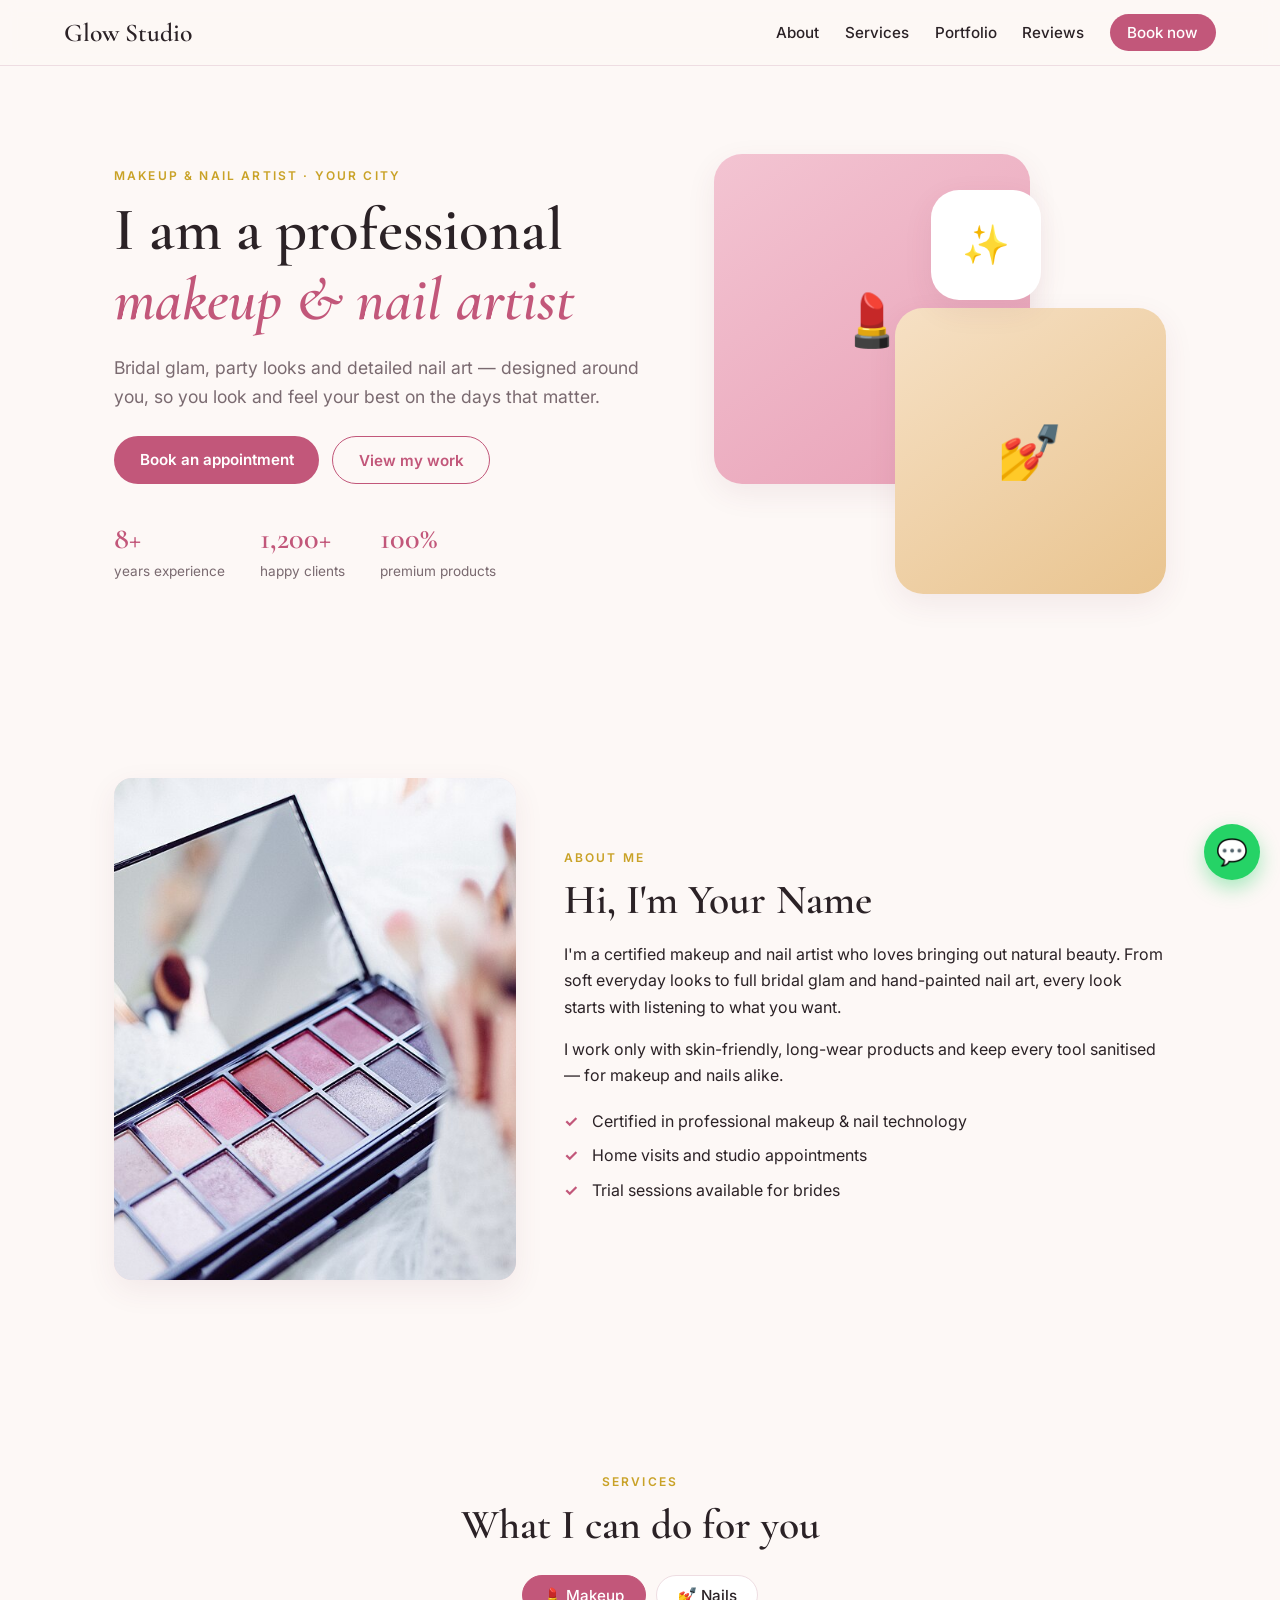
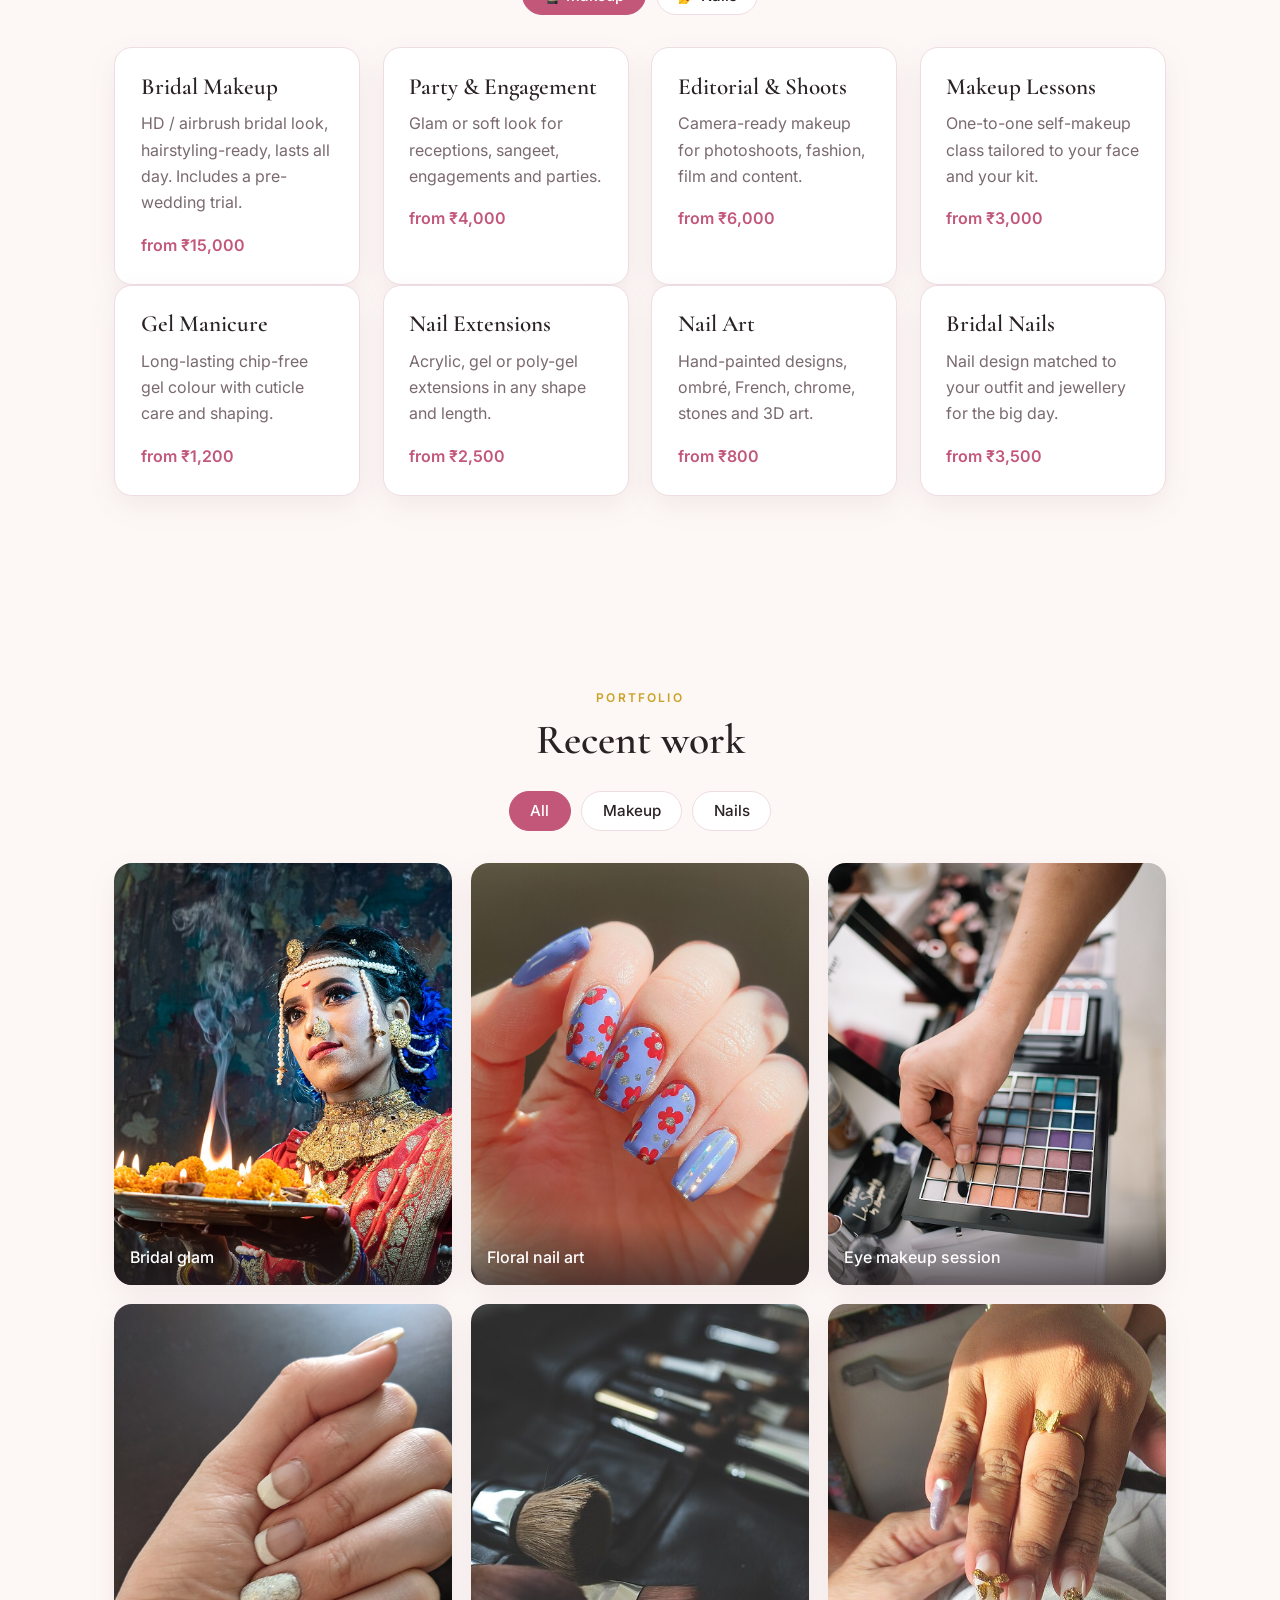
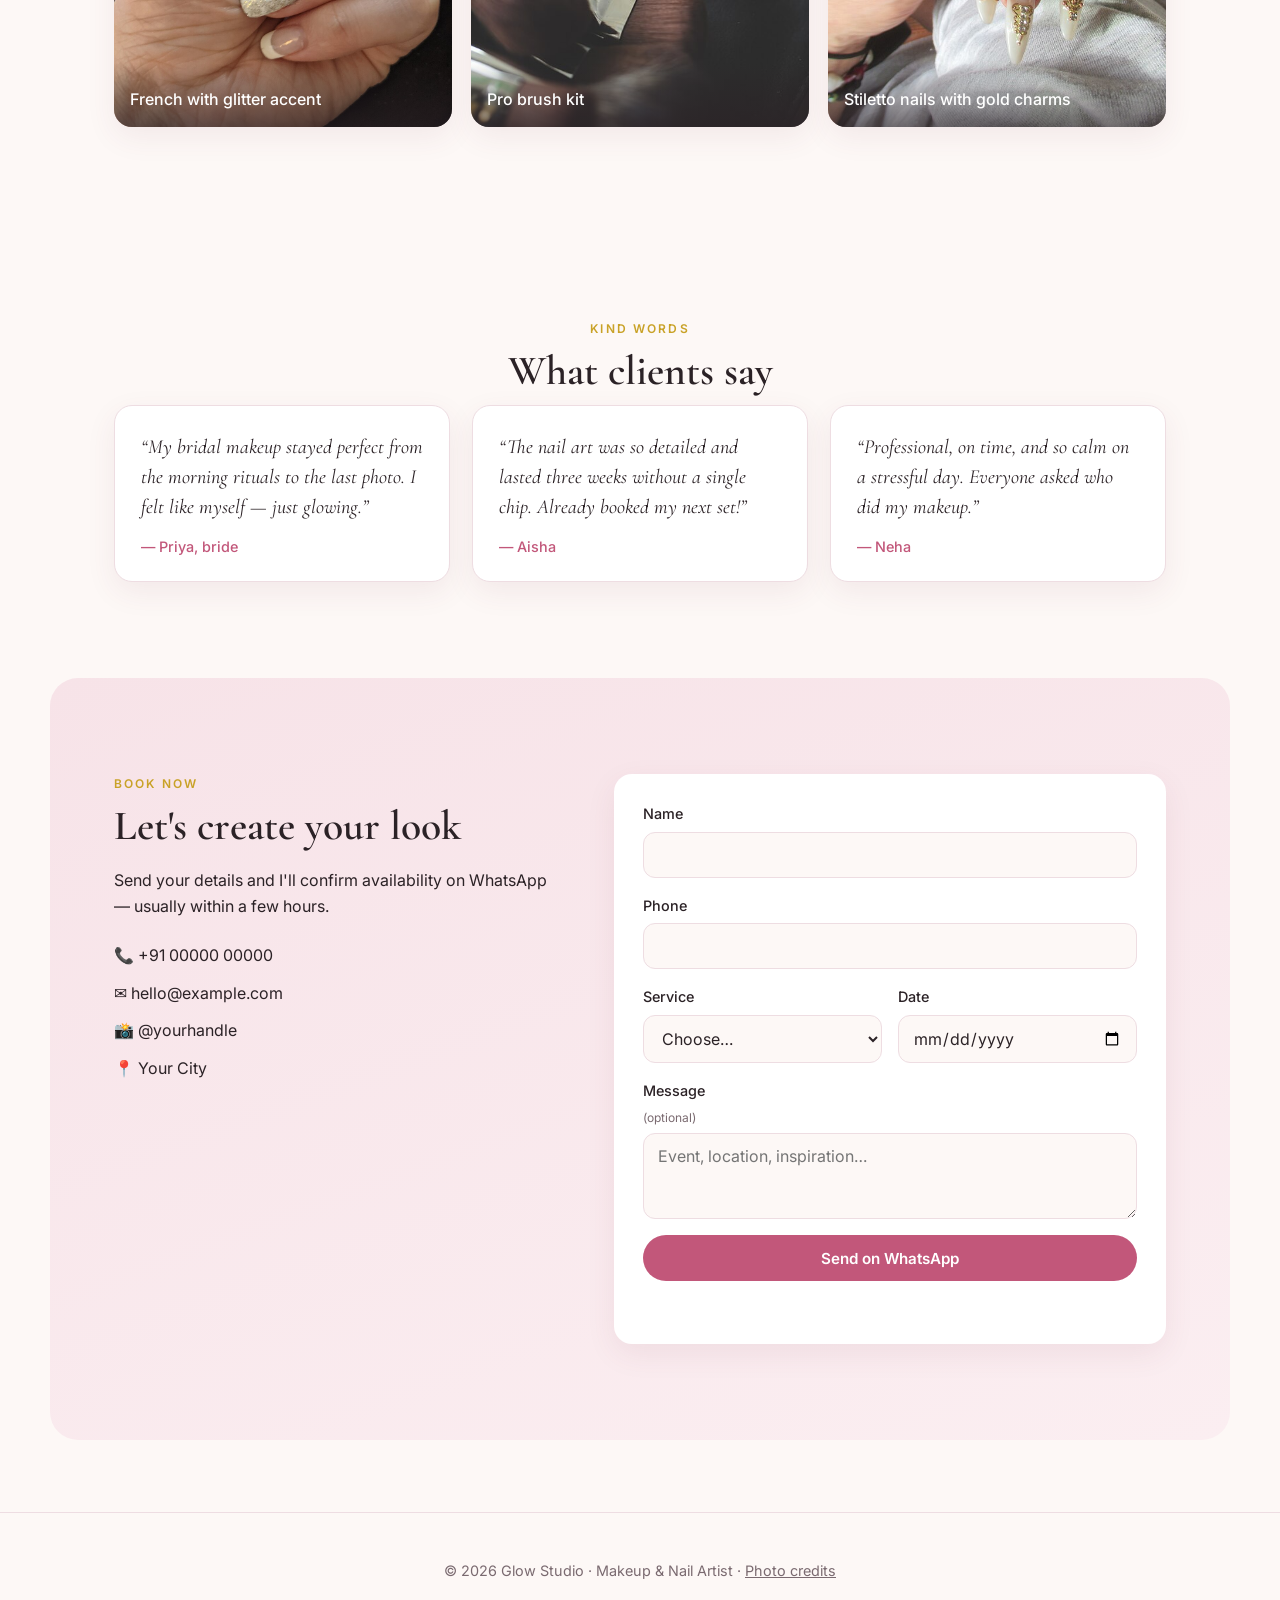
<file: index.html>
<!DOCTYPE html>
<html lang="en">
<head>
  <meta charset="UTF-8" />
  <meta name="viewport" content="width=device-width, initial-scale=1.0" />
  <title>Glow Studio — Makeup & Nail Artist</title>
  <meta name="description" content="Professional makeup and nail artist for bridal, party, editorial looks and nail art." />
  <link rel="preconnect" href="https://fonts.googleapis.com" />
  <link rel="preconnect" href="https://fonts.gstatic.com" crossorigin />
  <link href="https://fonts.googleapis.com/css2?family=Cormorant+Garamond:ital,wght@0,500;0,600;1,500&family=Inter:wght@400;500;600&display=swap" rel="stylesheet" />
  <link rel="stylesheet" href="styles.css" />
</head>
<body>
  <!-- Header -->
  <header class="nav" id="top">
    <a href="#top" class="brand"><span data-bind="brand">Glow Studio</span></a>
    <button class="nav-toggle" aria-label="Open menu" aria-expanded="false">☰</button>
    <nav class="nav-links">
      <a href="#about">About</a>
      <a href="#services">Services</a>
      <a href="#gallery">Portfolio</a>
      <a href="#reviews">Reviews</a>
      <a href="#book" class="btn btn-small">Book now</a>
    </nav>
  </header>

  <!-- Hero -->
  <section class="hero">
    <div class="hero-text">
      <p class="eyebrow">Makeup &amp; Nail Artist · <span data-bind="city">Your City</span></p>
      <h1>I am a professional<br /><em>makeup &amp; nail artist</em></h1>
      <p class="lead">Bridal glam, party looks and detailed nail art — designed around you, so you look and feel your best on the days that matter.</p>
      <div class="hero-actions">
        <a href="#book" class="btn">Book an appointment</a>
        <a href="#gallery" class="btn btn-ghost">View my work</a>
      </div>
      <ul class="hero-stats">
        <li><strong data-bind="years">8+</strong><span>years experience</span></li>
        <li><strong data-bind="clients">1,200+</strong><span>happy clients</span></li>
        <li><strong>100%</strong><span>premium products</span></li>
      </ul>
    </div>
    <div class="hero-art" aria-hidden="true">
      <div class="art-card art-1"><span>💄</span></div>
      <div class="art-card art-2"><span>💅</span></div>
      <div class="art-card art-3"><span>✨</span></div>
    </div>
  </section>

  <!-- About -->
  <section class="section about" id="about">
    <div class="about-photo"><img src="images/profile.jpg" alt="Eyeshadow palette and makeup brushes" onerror="this.parentElement.classList.add('no-photo'); this.remove();" /><span>Your photo<br /><small>images/profile.jpg</small></span></div>
    <div>
      <p class="eyebrow">About me</p>
      <h2>Hi, I'm <span data-bind="name">Your Name</span></h2>
      <p>I'm a certified makeup and nail artist who loves bringing out natural beauty. From soft everyday looks to full bridal glam and hand-painted nail art, every look starts with listening to what you want.</p>
      <p>I work only with skin-friendly, long-wear products and keep every tool sanitised — for makeup and nails alike.</p>
      <ul class="checks">
        <li>Certified in professional makeup &amp; nail technology</li>
        <li>Home visits and studio appointments</li>
        <li>Trial sessions available for brides</li>
      </ul>
    </div>
  </section>

  <!-- Services -->
  <section class="section" id="services">
    <p class="eyebrow center">Services</p>
    <h2 class="center">What I can do for you</h2>
    <div class="tabs" role="tablist">
      <button class="tab active" data-tab="makeup" role="tab">💄 Makeup</button>
      <button class="tab" data-tab="nails" role="tab">💅 Nails</button>
    </div>
    <div class="cards" data-panel="makeup">
      <article class="card"><h3>Bridal Makeup</h3><p>HD / airbrush bridal look, hairstyling-ready, lasts all day. Includes a pre-wedding trial.</p><p class="price">from <span data-price="bridal">₹15,000</span></p></article>
      <article class="card"><h3>Party &amp; Engagement</h3><p>Glam or soft look for receptions, sangeet, engagements and parties.</p><p class="price">from <span data-price="party">₹4,000</span></p></article>
      <article class="card"><h3>Editorial &amp; Shoots</h3><p>Camera-ready makeup for photoshoots, fashion, film and content.</p><p class="price">from <span data-price="editorial">₹6,000</span></p></article>
      <article class="card"><h3>Makeup Lessons</h3><p>One-to-one self-makeup class tailored to your face and your kit.</p><p class="price">from <span data-price="lesson">₹3,000</span></p></article>
    </div>
    <div class="cards" data-panel="nails" hidden>
      <article class="card"><h3>Gel Manicure</h3><p>Long-lasting chip-free gel colour with cuticle care and shaping.</p><p class="price">from <span data-price="gel">₹1,200</span></p></article>
      <article class="card"><h3>Nail Extensions</h3><p>Acrylic, gel or poly-gel extensions in any shape and length.</p><p class="price">from <span data-price="extensions">₹2,500</span></p></article>
      <article class="card"><h3>Nail Art</h3><p>Hand-painted designs, ombré, French, chrome, stones and 3D art.</p><p class="price">from <span data-price="art">₹800</span></p></article>
      <article class="card"><h3>Bridal Nails</h3><p>Nail design matched to your outfit and jewellery for the big day.</p><p class="price">from <span data-price="bridalNails">₹3,500</span></p></article>
    </div>
  </section>

  <!-- Gallery -->
  <section class="section" id="gallery">
    <p class="eyebrow center">Portfolio</p>
    <h2 class="center">Recent work</h2>
    <div class="filters">
      <button class="filter active" data-filter="all">All</button>
      <button class="filter" data-filter="makeup">Makeup</button>
      <button class="filter" data-filter="nails">Nails</button>
    </div>
    <!-- Put your photos in images/ with these names, or change the src values. -->
    <div class="gallery">
      <figure data-cat="makeup"><img src="images/makeup-1.jpg" alt="Indian bride with traditional bridal makeup and gold jewellery" loading="lazy" /><figcaption>Bridal glam</figcaption></figure>
      <figure data-cat="nails"><img src="images/nails-1.jpg" alt="Lavender nails with red flower nail art" loading="lazy" /><figcaption>Floral nail art</figcaption></figure>
      <figure data-cat="makeup"><img src="images/makeup-2.jpg" alt="Artist picking eyeshadow from a colour palette" loading="lazy" /><figcaption>Eye makeup session</figcaption></figure>
      <figure data-cat="nails"><img src="images/nails-2.jpg" alt="French manicure with a glitter accent nail" loading="lazy" /><figcaption>French with glitter accent</figcaption></figure>
      <figure data-cat="makeup"><img src="images/makeup-3.jpg" alt="Professional makeup brushes in a leather roll" loading="lazy" /><figcaption>Pro brush kit</figcaption></figure>
      <figure data-cat="nails"><img src="images/nails-3.jpg" alt="Long stiletto nails with gold bow and stone charms" loading="lazy" /><figcaption>Stiletto nails with gold charms</figcaption></figure>
    </div>
  </section>

  <!-- Reviews -->
  <section class="section reviews" id="reviews">
    <p class="eyebrow center">Kind words</p>
    <h2 class="center">What clients say</h2>
    <div class="cards">
      <blockquote class="card quote">“My bridal makeup stayed perfect from the morning rituals to the last photo. I felt like myself — just glowing.”<cite>— Priya, bride</cite></blockquote>
      <blockquote class="card quote">“The nail art was so detailed and lasted three weeks without a single chip. Already booked my next set!”<cite>— Aisha</cite></blockquote>
      <blockquote class="card quote">“Professional, on time, and so calm on a stressful day. Everyone asked who did my makeup.”<cite>— Neha</cite></blockquote>
    </div>
  </section>

  <!-- Booking -->
  <section class="section book" id="book">
    <div>
      <p class="eyebrow">Book now</p>
      <h2>Let's create your look</h2>
      <p>Send your details and I'll confirm availability on WhatsApp — usually within a few hours.</p>
      <ul class="contact">
        <li>📞 <a data-bind-href="tel" href="#"><span data-bind="phone">+91 00000 00000</span></a></li>
        <li>✉️ <a data-bind-href="mailto" href="#"><span data-bind="email">hello@example.com</span></a></li>
        <li>📸 <a data-bind-href="instagram" href="#" target="_blank" rel="noopener">@<span data-bind="instagram">yourhandle</span></a></li>
        <li>📍 <span data-bind="city">Your City</span></li>
      </ul>
    </div>
    <form class="form" id="booking-form" novalidate>
      <label>Name<input name="name" required autocomplete="name" /></label>
      <label>Phone<input name="phone" type="tel" required autocomplete="tel" /></label>
      <div class="row">
        <label>Service
          <select name="service" required>
            <option value="">Choose…</option>
            <optgroup label="Makeup"><option>Bridal Makeup</option><option>Party &amp; Engagement</option><option>Editorial &amp; Shoots</option><option>Makeup Lessons</option></optgroup>
            <optgroup label="Nails"><option>Gel Manicure</option><option>Nail Extensions</option><option>Nail Art</option><option>Bridal Nails</option></optgroup>
          </select>
        </label>
        <label>Date<input name="date" type="date" required /></label>
      </div>
      <label>Message <small>(optional)</small><textarea name="message" rows="3" placeholder="Event, location, inspiration…"></textarea></label>
      <button type="submit" class="btn">Send on WhatsApp</button>
      <p class="form-note" id="form-note" role="status"></p>
    </form>
  </section>

  <footer class="footer">
    <p>© <span id="year"></span> <span data-bind="brand">Glow Studio</span> · Makeup &amp; Nail Artist · <a href="credits.html">Photo credits</a></p>
  </footer>

  <a class="wa-float" data-bind-href="whatsapp" href="#" target="_blank" rel="noopener" aria-label="Chat on WhatsApp">💬</a>

  <script src="config.js"></script>
  <script src="script.js"></script>
</body>
</html>
</file>
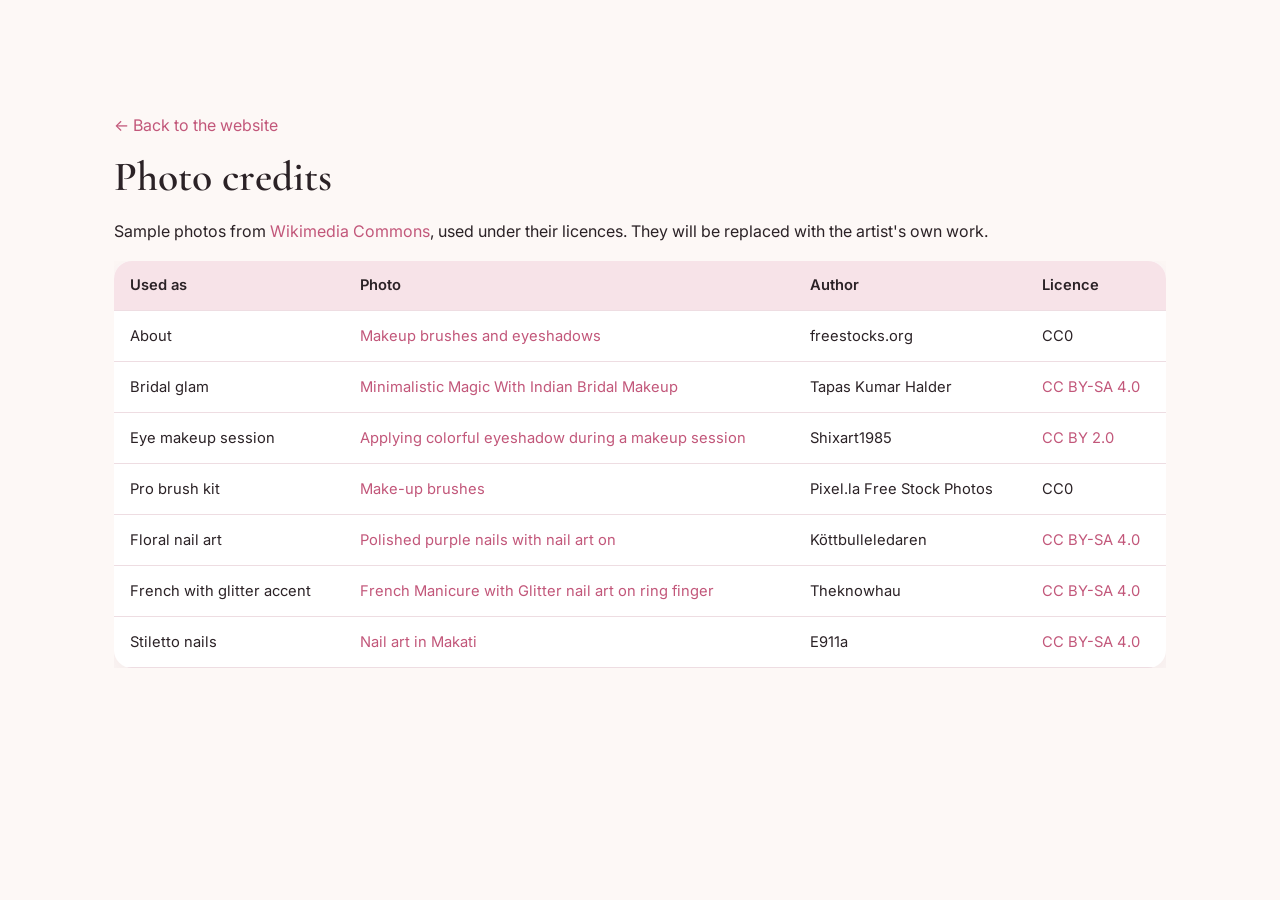
<file: credits.html>
<!DOCTYPE html>
<html lang="en">
<head>
  <meta charset="UTF-8" />
  <meta name="viewport" content="width=device-width, initial-scale=1.0" />
  <title>Photo credits — Glow Studio</title>
  <link href="https://fonts.googleapis.com/css2?family=Cormorant+Garamond:wght@600&family=Inter:wght@400;500;600&display=swap" rel="stylesheet" />
  <link rel="stylesheet" href="styles.css" />
</head>
<body>
  <main class="section">
    <p><a href="index.html">← Back to the website</a></p>
    <h2>Photo credits</h2>
    <p>Sample photos from <a href="https://commons.wikimedia.org" target="_blank" rel="noopener">Wikimedia Commons</a>, used under their licences. They will be replaced with the artist's own work.</p>
    <div class="credits">
      <table>
        <thead><tr><th>Used as</th><th>Photo</th><th>Author</th><th>Licence</th></tr></thead>
        <tbody>
          <tr><td>About</td><td><a href="https://commons.wikimedia.org/wiki/File:Makeup_brushes_and_eyeshadows_(Unsplash).jpg" target="_blank" rel="noopener">Makeup brushes and eyeshadows</a></td><td>freestocks.org</td><td>CC0</td></tr>
          <tr><td>Bridal glam</td><td><a href="https://commons.wikimedia.org/wiki/File:Minimalistic_Magic_With_Indian_Bridal_Makeup.jpg" target="_blank" rel="noopener">Minimalistic Magic With Indian Bridal Makeup</a></td><td>Tapas Kumar Halder</td><td><a href="https://creativecommons.org/licenses/by-sa/4.0/" target="_blank" rel="noopener">CC BY-SA 4.0</a></td></tr>
          <tr><td>Eye makeup session</td><td><a href="https://commons.wikimedia.org/wiki/File:Applying_colorful_eyeshadow_during_a_makeup_session_at_a_beauty_counter.jpg" target="_blank" rel="noopener">Applying colorful eyeshadow during a makeup session</a></td><td>Shixart1985</td><td><a href="https://creativecommons.org/licenses/by/2.0/" target="_blank" rel="noopener">CC BY 2.0</a></td></tr>
          <tr><td>Pro brush kit</td><td><a href="https://commons.wikimedia.org/wiki/File:Brush-makeup-make-up-brushes_(24244266921).jpg" target="_blank" rel="noopener">Make-up brushes</a></td><td>Pixel.la Free Stock Photos</td><td>CC0</td></tr>
          <tr><td>Floral nail art</td><td><a href="https://commons.wikimedia.org/wiki/File:Polished_purple_nails_with_nail_art_on.jpg" target="_blank" rel="noopener">Polished purple nails with nail art on</a></td><td>Köttbulleledaren</td><td><a href="https://creativecommons.org/licenses/by-sa/4.0/" target="_blank" rel="noopener">CC BY-SA 4.0</a></td></tr>
          <tr><td>French with glitter accent</td><td><a href="https://commons.wikimedia.org/wiki/File:French_Manicure_with_Glitter_nail_art_on_ring_finger.jpg" target="_blank" rel="noopener">French Manicure with Glitter nail art on ring finger</a></td><td>Theknowhau</td><td><a href="https://creativecommons.org/licenses/by-sa/4.0/" target="_blank" rel="noopener">CC BY-SA 4.0</a></td></tr>
          <tr><td>Stiletto nails</td><td><a href="https://commons.wikimedia.org/wiki/File:Nail_art_in_Makati_(Metro_Manila;_2023-08-18)_E911a_04.jpg" target="_blank" rel="noopener">Nail art in Makati</a></td><td>E911a</td><td><a href="https://creativecommons.org/licenses/by-sa/4.0/" target="_blank" rel="noopener">CC BY-SA 4.0</a></td></tr>
        </tbody>
      </table>
    </div>
  </main>
</body>
</html>
</file>
<file: styles.css>
:root {
  --bg: #fdf8f6;
  --surface: #ffffff;
  --text: #2b2226;
  --muted: #7a6a70;
  --accent: #c2577a;       /* rose */
  --accent-dark: #9e3f60;
  --gold: #c9a227;
  --blush: #f7e3e8;
  --line: #eedde2;
  --radius: 18px;
  --shadow: 0 10px 30px rgba(120, 50, 75, 0.08);
  --serif: "Cormorant Garamond", Georgia, serif;
  --sans: "Inter", system-ui, -apple-system, Segoe UI, sans-serif;
}

* { box-sizing: border-box; }
html { scroll-behavior: smooth; }
body {
  margin: 0;
  font-family: var(--sans);
  color: var(--text);
  background: var(--bg);
  line-height: 1.65;
}
img { max-width: 100%; display: block; }
a { color: var(--accent); text-decoration: none; }
h1, h2, h3 { font-family: var(--serif); font-weight: 600; line-height: 1.15; margin: 0 0 0.6rem; }
h1 { font-size: clamp(2.4rem, 5vw, 3.8rem); }
h1 em { color: var(--accent); font-style: italic; }
h2 { font-size: clamp(1.9rem, 3.5vw, 2.6rem); }
h3 { font-size: 1.45rem; }
.center { text-align: center; }
.eyebrow {
  text-transform: uppercase; letter-spacing: 0.18em; font-size: 0.75rem;
  color: var(--gold); font-weight: 600; margin: 0 0 0.6rem;
}

/* Buttons */
.btn {
  display: inline-block; background: var(--accent); color: #fff; border: 0;
  padding: 0.85rem 1.6rem; border-radius: 999px; font: 600 0.95rem var(--sans);
  cursor: pointer; transition: background 0.2s, transform 0.2s;
}
.btn:hover { background: var(--accent-dark); transform: translateY(-1px); }
.btn-ghost { background: transparent; color: var(--accent); border: 1.5px solid var(--accent); }
.btn-ghost:hover { background: var(--blush); }
.btn-small { padding: 0.55rem 1.1rem; font-size: 0.85rem; color: #fff !important; }

/* Nav */
.nav {
  position: sticky; top: 0; z-index: 10;
  display: flex; align-items: center; justify-content: space-between;
  padding: 0.9rem clamp(16px, 5vw, 64px);
  background: rgba(253, 248, 246, 0.9); backdrop-filter: blur(8px);
  border-bottom: 1px solid var(--line);
}
.brand { font: 600 1.6rem var(--serif); color: var(--text); }
.nav-links { display: flex; gap: 1.6rem; align-items: center; }
.nav-links a { color: var(--text); font-weight: 500; font-size: 0.95rem; }
.nav-links a:hover { color: var(--accent); }
.nav-toggle { display: none; background: none; border: 0; font-size: 1.6rem; cursor: pointer; color: var(--text); }

/* Sections */
.section { padding: clamp(56px, 8vw, 96px) clamp(16px, 5vw, 64px); max-width: 1180px; margin: 0 auto; }

/* Hero */
.hero {
  display: grid; grid-template-columns: 1.1fr 0.9fr; gap: 3rem; align-items: center;
  padding: clamp(48px, 7vw, 88px) clamp(16px, 5vw, 64px); max-width: 1180px; margin: 0 auto;
}
.lead { font-size: 1.1rem; color: var(--muted); max-width: 34rem; }
.hero-actions { display: flex; gap: 0.8rem; flex-wrap: wrap; margin: 1.6rem 0 2.2rem; }
.hero-stats { display: flex; gap: 2.2rem; list-style: none; padding: 0; margin: 0; flex-wrap: wrap; }
.hero-stats strong { display: block; font: 600 1.9rem var(--serif); color: var(--accent); }
.hero-stats span { font-size: 0.85rem; color: var(--muted); }
.hero-art { position: relative; height: 440px; }
.art-card {
  position: absolute; border-radius: 28px; box-shadow: var(--shadow);
  display: grid; place-items: center; font-size: 3.2rem;
}
.art-1 { inset: 0 30% 25% 0; background: linear-gradient(145deg, #f3c4d2, #e8a0b6); }
.art-2 { inset: 35% 0 0 40%; background: linear-gradient(145deg, #f6e0c4, #e9c48f); }
.art-3 { width: 110px; height: 110px; left: 48%; top: 8%; background: #fff; font-size: 2.4rem; }

/* About */
.about { display: grid; grid-template-columns: 0.8fr 1.2fr; gap: 3rem; align-items: center; }
.about-photo {
  aspect-ratio: 4 / 5; border-radius: var(--radius); overflow: hidden; box-shadow: var(--shadow);
  background: linear-gradient(160deg, var(--blush), #f1d3dc); position: relative;
}
.about-photo img { width: 100%; height: 100%; object-fit: cover; }
.about-photo span { display: none; }
.about-photo.no-photo { display: grid; place-items: center; text-align: center; color: var(--accent-dark); font-family: var(--serif); font-size: 1.4rem; }
.about-photo.no-photo span { display: block; }
.about-photo small { font-family: var(--sans); font-size: 0.8rem; color: var(--muted); }
.checks { list-style: none; padding: 0; margin: 1.2rem 0 0; }
.checks li { padding-left: 1.8rem; position: relative; margin-bottom: 0.5rem; }
.checks li::before { content: "✓"; position: absolute; left: 0; color: var(--accent); font-weight: 700; }

/* Tabs & filters */
.tabs, .filters { display: flex; justify-content: center; gap: 0.6rem; margin: 1.6rem 0 2rem; flex-wrap: wrap; }
.tab, .filter {
  border: 1.5px solid var(--line); background: var(--surface); color: var(--text);
  padding: 0.6rem 1.3rem; border-radius: 999px; font: 500 0.95rem var(--sans); cursor: pointer;
}
.tab.active, .filter.active { background: var(--accent); border-color: var(--accent); color: #fff; }

/* Cards */
.cards { display: grid; grid-template-columns: repeat(auto-fit, minmax(240px, 1fr)); gap: 1.4rem; }
.card {
  background: var(--surface); border: 1px solid var(--line); border-radius: var(--radius);
  padding: 1.6rem; box-shadow: var(--shadow); margin: 0;
}
.card p { color: var(--muted); margin: 0 0 1rem; }
.price { color: var(--accent) !important; font-weight: 600; margin: 0 !important; }

/* Gallery */
.gallery { display: grid; grid-template-columns: repeat(auto-fill, minmax(260px, 1fr)); gap: 1.2rem; }
.gallery figure {
  margin: 0; position: relative; border-radius: var(--radius); overflow: hidden;
  aspect-ratio: 4 / 5; box-shadow: var(--shadow); background: var(--blush);
}
.gallery figure[hidden] { display: none; }
.gallery img { width: 100%; height: 100%; object-fit: cover; transition: transform 0.4s; }
.gallery figure:hover img { transform: scale(1.04); }
.gallery figcaption {
  position: absolute; left: 0; right: 0; bottom: 0; padding: 1.4rem 1rem 0.9rem;
  color: #fff; font-weight: 500; background: linear-gradient(transparent, rgba(43, 34, 38, 0.65));
}
/* Shown until real photos are added */
.gallery .placeholder.makeup { background: linear-gradient(150deg, #f3c4d2, #d98aa3); }
.gallery .placeholder.nails  { background: linear-gradient(150deg, #f6e0c4, #dcae6e); }
.gallery .placeholder::before {
  content: attr(data-file); position: absolute; inset: 0; display: grid; place-items: center;
  color: rgba(255, 255, 255, 0.9); font-size: 0.85rem;
}

/* Reviews */
.quote { font-family: var(--serif); font-size: 1.25rem; font-style: italic; line-height: 1.5; }
.quote cite { display: block; margin-top: 1rem; font: 500 0.9rem var(--sans); font-style: normal; color: var(--accent); }

/* Booking */
.book {
  display: grid; grid-template-columns: 0.9fr 1.1fr; gap: 3rem; align-items: start;
  background: linear-gradient(160deg, var(--blush), #fbeef1); border-radius: 28px;
  margin-bottom: clamp(40px, 6vw, 72px);
}
.contact { list-style: none; padding: 0; margin: 1.4rem 0 0; }
.contact li { margin-bottom: 0.7rem; }
.contact a { color: var(--text); }
.contact a:hover { color: var(--accent); }
.form { background: var(--surface); padding: 1.8rem; border-radius: var(--radius); box-shadow: var(--shadow); display: grid; gap: 1rem; }
.form label { display: grid; gap: 0.35rem; font-weight: 500; font-size: 0.9rem; }
.form small { color: var(--muted); font-weight: 400; }
.form input, .form select, .form textarea {
  font: 400 1rem var(--sans); padding: 0.75rem 0.9rem; border: 1.5px solid var(--line);
  border-radius: 12px; background: var(--bg); color: var(--text); width: 100%;
}
.form input:focus, .form select:focus, .form textarea:focus { outline: none; border-color: var(--accent); }
.row { display: grid; grid-template-columns: 1fr 1fr; gap: 1rem; }
.form-note { margin: 0; font-size: 0.9rem; min-height: 1.2em; }
.form-note.ok { color: #2e7d4f; }
.form-note.error { color: #b3261e; }

/* Footer + WhatsApp button */
.footer { text-align: center; padding: 2rem 16px; color: var(--muted); font-size: 0.9rem; border-top: 1px solid var(--line); }
.wa-float {
  position: fixed; right: 20px; bottom: 20px; width: 56px; height: 56px; border-radius: 50%;
  background: #25d366; display: grid; place-items: center; font-size: 1.6rem;
  box-shadow: 0 8px 20px rgba(37, 211, 102, 0.4); z-index: 20;
}

/* Mobile */
@media (max-width: 860px) {
  .hero, .about, .book { grid-template-columns: 1fr; }
  .hero-art { height: 300px; order: -1; }
  .about-photo { max-width: 360px; }
  .nav-toggle { display: block; }
  .nav-links {
    display: none; position: absolute; top: 100%; left: 0; right: 0;
    flex-direction: column; gap: 0; background: var(--bg); border-bottom: 1px solid var(--line);
  }
  .nav-links.open { display: flex; }
  .nav-links a { padding: 0.9rem 16px; width: 100%; text-align: center; }
  .nav-links .btn-small { width: auto; margin: 0.6rem 0 1rem; }
}
@media (max-width: 480px) {
  .row { grid-template-columns: 1fr; }
  .hero-stats { gap: 1.4rem; }
}

/* Photo credits page */
.credits { overflow-x: auto; }
.credits table { width: 100%; border-collapse: collapse; background: var(--surface); border-radius: var(--radius); overflow: hidden; box-shadow: var(--shadow); font-size: 0.92rem; }
.credits th, .credits td { text-align: left; padding: 0.8rem 1rem; border-bottom: 1px solid var(--line); vertical-align: top; }
.credits th { background: var(--blush); font-weight: 600; }
.footer a { color: var(--muted); text-decoration: underline; }
</file>
